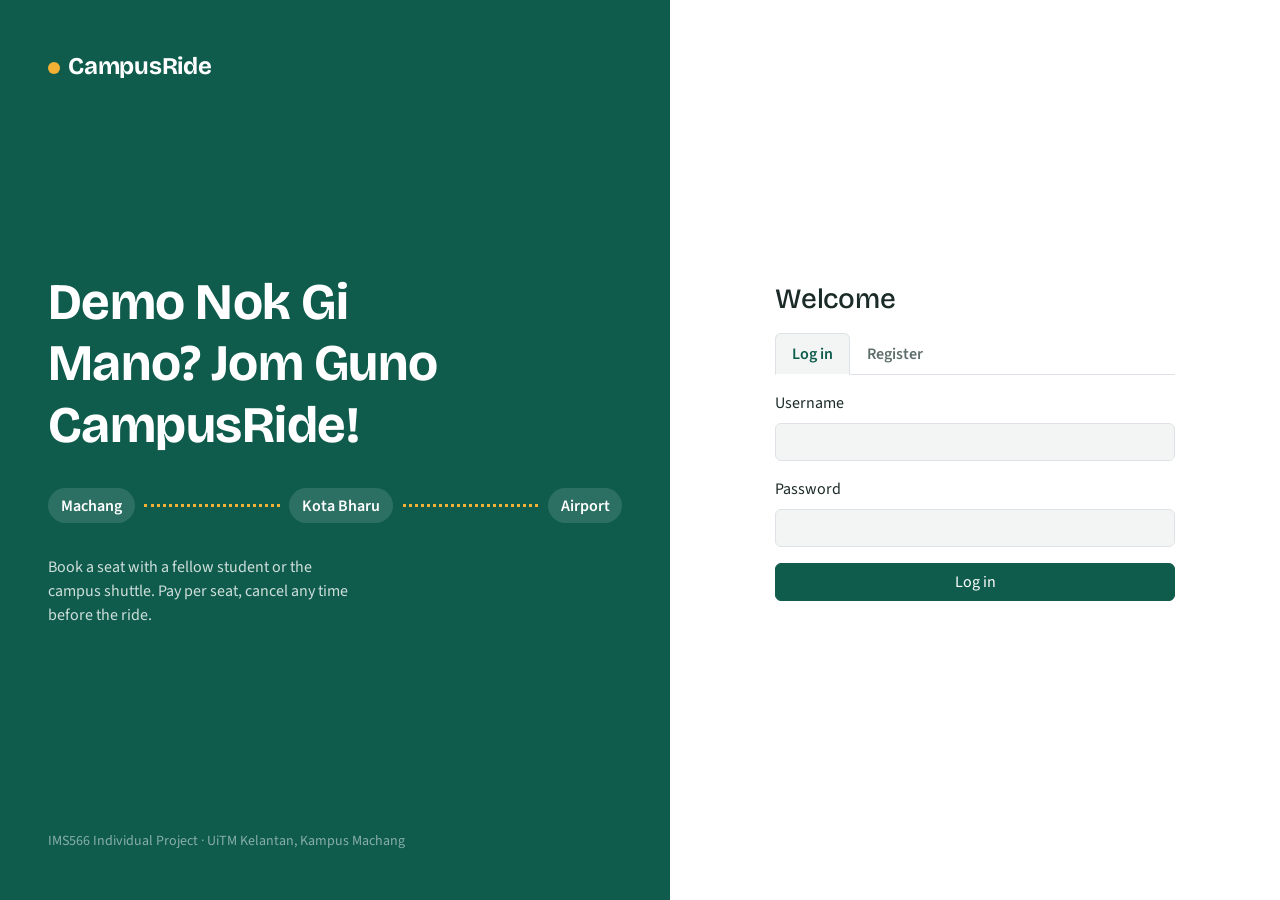
<file: index.html>
<!DOCTYPE html>
<html lang="en">
<head>
  <meta charset="UTF-8">
  <meta name="viewport" content="width=device-width, initial-scale=1">
  <meta name="description" content="CampusRide - log in to book student rides from UiTM Kampus Machang to town, Kota Bharu and the airport.">
  <meta name="author" content="IMS566 Student">
  <title>Log in | CampusRide Student Ride Booking</title>
  <link href="https://fonts.googleapis.com/css2?family=Bricolage+Grotesque:wght@600;700&family=Source+Sans+3:wght@400;600&display=swap" rel="stylesheet">
  <link href="https://cdn.jsdelivr.net/npm/bootstrap@5.3.3/dist/css/bootstrap.min.css" rel="stylesheet">
  <link href="css/style.css" rel="stylesheet">
</head>
<body>
  <main class="login-wrap">
    <!-- Brand panel -->
    <section class="login-side" aria-label="About CampusRide">
      <div class="brand-font fs-4 fw-bold"><span class="brand-dot d-inline-block rounded-circle me-2" style="width:12px;height:12px;background:var(--lantern)"></span>CampusRide</div>
      <div>
        <h1>Demo Nok Gi Mano? Jom Guno CampusRide!</h1>
        <div class="route-line" aria-hidden="true">
          <span class="stop">Machang</span><span class="dash"></span>
          <span class="stop">Kota Bharu</span><span class="dash"></span>
          <span class="stop">Airport</span>
        </div>
        <p>Book a seat with a fellow student or the campus shuttle. Pay per seat, cancel any time before the ride.</p>
      </div>
      <small class="text-white-50">IMS566 Individual Project &middot; UiTM Kelantan, Kampus Machang</small>
    </section>

    <!-- Form panel -->
    <section class="login-form-side">
      <div class="login-box">
        <h2 class="h3 mb-3">Welcome</h2>
        <ul class="nav nav-tabs mb-3" role="tablist">
          <li class="nav-item" role="presentation"><button class="nav-link active" data-bs-toggle="tab" data-bs-target="#tab-login" type="button" role="tab">Log in</button></li>
          <li class="nav-item" role="presentation"><button class="nav-link" data-bs-toggle="tab" data-bs-target="#tab-register" type="button" role="tab">Register</button></li>
        </ul>

        <div class="tab-content">
          <!-- Login -->
          <div class="tab-pane fade show active" id="tab-login" role="tabpanel">
            <div id="loginError" class="alert alert-danger d-none" role="alert"></div>
            <div id="regOk" class="alert alert-success d-none" role="status">Account created. Log in below.</div>
            <form id="loginForm" novalidate>
              <div class="mb-3">
                <label for="loginUser" class="form-label">Username</label>
                <input type="text" class="form-control" id="loginUser" autocomplete="username" required>
              </div>
              <div class="mb-3">
                <label for="loginPass" class="form-label">Password</label>
                <input type="password" class="form-control" id="loginPass" autocomplete="current-password" required>
              </div>
              <button class="btn btn-primary w-100 mb-3" type="submit">Log in</button>
            </form>
            
          </div>

          <!-- Register -->
          <div class="tab-pane fade" id="tab-register" role="tabpanel">
            <div id="regError" class="alert alert-danger d-none" role="alert"></div>
            <form id="regForm" novalidate>
              <div class="mb-3"><label for="regName" class="form-label">Full name</label><input type="text" class="form-control" id="regName" required></div>
              <div class="mb-3"><label for="regUser" class="form-label">Username</label><input type="text" class="form-control" id="regUser" autocomplete="username" required></div>
              <div class="mb-3"><label for="regPass" class="form-label">Password</label><input type="password" class="form-control" id="regPass" autocomplete="new-password" required></div>
              <button class="btn btn-primary w-100" type="submit">Create account</button>
            </form>
          </div>
        </div>
      </div>
    </section>
  </main>

  <script src="https://cdn.jsdelivr.net/npm/bootstrap@5.3.3/dist/js/bootstrap.bundle.min.js"></script>
  <script src="js/app.js"></script>
  <script>
    // Already logged in? Go straight to the dashboard.
    if (SRBS.user()) location.replace('dashboard.html');

    const show = (id, msg) => { const el = document.getElementById(id); el.textContent = msg; el.classList.remove('d-none'); };
    const hide = id => document.getElementById(id).classList.add('d-none');

    // Login submit
    document.getElementById('loginForm').addEventListener('submit', e => {
      e.preventDefault(); hide('loginError'); hide('regOk');
      const res = SRBS.login(document.getElementById('loginUser').value, document.getElementById('loginPass').value);
      if (res.ok) location.href = 'dashboard.html';
      else show('loginError', res.msg);
    });

    // Register submit (accounts are saved in the browser only)
    document.getElementById('regForm').addEventListener('submit', e => {
      e.preventDefault(); hide('regError');
      const res = SRBS.register(document.getElementById('regName').value, document.getElementById('regUser').value, document.getElementById('regPass').value);
      if (!res.ok) return show('regError', res.msg);
      e.target.reset();
      bootstrap.Tab.getOrCreateInstance(document.querySelector('[data-bs-target="#tab-login"]')).show();
      document.getElementById('regOk').classList.remove('d-none');
    });
  </script>
</body>
</html>
</file>
<file: css/style.css>
/* ==========================================================
   Student Ride Booking System - custom styles (on top of Bootstrap 5)
   Palette: Pine #0F5C4D | Lantern #F2B134 | Mist #F2F5F3 | Ink #1B2B28
   ========================================================== */
:root {
  --pine: #0F5C4D;
  --pine-dark: #0A3F35;
  --lantern: #F2B134;
  --mist: #F2F5F3;
  --ink: #1B2B28;
  --muted: #5F706C;
  --line: #DDE5E1;
  --bs-primary: var(--pine);
  --bs-primary-rgb: 15, 92, 77;
  --bs-body-font-family: 'Source Sans 3', system-ui, sans-serif;
  --bs-body-color: var(--ink);
  --bs-body-bg: var(--mist);
}
h1, h2, h3, h4, h5, .brand-font { font-family: 'Bricolage Grotesque', 'Source Sans 3', sans-serif; letter-spacing: -.01em; }
.btn-primary { --bs-btn-bg: var(--pine); --bs-btn-border-color: var(--pine); --bs-btn-hover-bg: var(--pine-dark); --bs-btn-hover-border-color: var(--pine-dark); --bs-btn-active-bg: var(--pine-dark); }
.btn-lantern { background: var(--lantern); border-color: var(--lantern); color: var(--ink); font-weight: 600; }
.btn-lantern:hover { background: #e4a21f; border-color: #e4a21f; color: var(--ink); }
:focus-visible { outline: 3px solid var(--lantern); outline-offset: 2px; }

/* ---------- Navigation ---------- */
.app-nav { background: var(--pine); }
.app-nav .navbar-brand { font-family: 'Bricolage Grotesque', sans-serif; font-weight: 700; color: #fff; }
.app-nav .brand-dot { display: inline-block; width: 12px; height: 12px; border-radius: 50%; background: var(--lantern); margin-right: 8px; }
.app-nav .nav-link { color: rgba(255,255,255,.78); font-weight: 500; }
.app-nav .nav-link:hover { color: #fff; }
.app-nav .nav-link.active { color: #fff; box-shadow: inset 0 -3px 0 var(--lantern); }

/* ---------- Layout ---------- */
.page-head { padding: 2rem 0 1.25rem; }
.page-head h1 { font-size: clamp(1.6rem, 3vw, 2.2rem); font-weight: 700; margin: 0; }
.page-head p { color: var(--muted); margin: .25rem 0 0; }
.panel { background: #fff; border: 1px solid var(--line); border-radius: 10px; padding: 1.25rem; height: 100%; }
.panel h2 { font-size: 1.1rem; font-weight: 600; margin-bottom: 1rem; }
.stat { border-left: 5px solid var(--pine); }
.stat.alt { border-left-color: var(--lantern); }
.stat .num { font-family: 'Bricolage Grotesque', sans-serif; font-size: 1.9rem; font-weight: 700; line-height: 1.1; }
.stat .lbl { color: var(--muted); font-size: .92rem; }
.chart-box { position: relative; height: 280px; }

/* ---------- Tables ---------- */
.table { --bs-table-bg: transparent; margin: 0; }
.table thead th { font-size: .85rem; color: var(--muted); font-weight: 600; border-bottom: 2px solid var(--line); white-space: nowrap; }
.table td { vertical-align: middle; }
.route { font-weight: 600; }
.route small { display: block; color: var(--muted); font-weight: 400; }
.badge-status { font-weight: 600; padding: .4em .7em; border-radius: 20px; }
.st-Confirmed { background: #DDF1E8; color: #0A5A3A; }
.st-Completed { background: #E4E8EC; color: #3A4650; }
.st-Cancelled { background: #F8DEDC; color: #8A2A22; }

/* ---------- Driver cards ---------- */
.driver-card { display: flex; gap: 1rem; align-items: flex-start; }
.avatar { flex: 0 0 52px; height: 52px; border-radius: 50%; background: var(--pine); color: #fff; display: grid; place-items: center; font-family: 'Bricolage Grotesque', sans-serif; font-weight: 700; font-size: 1.1rem; }
.rating { color: #B67A00; font-weight: 600; }

/* ---------- Login page ---------- */
.login-wrap { min-height: 100vh; display: grid; grid-template-columns: 1.1fr 1fr; }
.login-side { background: var(--pine); color: #fff; padding: 3rem; display: flex; flex-direction: column; justify-content: space-between; position: relative; overflow: hidden; }
.login-side h1 { font-size: clamp(2rem, 4vw, 3.2rem); font-weight: 700; max-width: 14ch; }
.login-side p { max-width: 38ch; color: rgba(255,255,255,.8); }
.route-line { display: flex; align-items: center; gap: .6rem; margin: 2rem 0; font-weight: 600; flex-wrap: wrap; }
.route-line .stop { background: rgba(255,255,255,.12); padding: .35rem .8rem; border-radius: 20px; }
.route-line .dash { flex: 1; min-width: 30px; border-top: 3px dotted var(--lantern); }
.login-form-side { display: grid; place-items: center; padding: 2rem 1.25rem; background: #fff; }
.login-box { width: 100%; max-width: 400px; }
.nav-tabs .nav-link { color: var(--muted); font-weight: 600; }
.nav-tabs .nav-link.active { color: var(--pine); border-bottom-color: #fff; }
.hint { background: var(--mist); border-left: 4px solid var(--lantern); padding: .6rem .8rem; font-size: .9rem; border-radius: 4px; }

/* ---------- Footer ---------- */
.app-footer { background: var(--pine-dark); color: rgba(255,255,255,.78); margin-top: 3rem; padding: 2.5rem 0 1.5rem; font-size: .93rem; }
.app-footer h3 { color: #fff; font-size: 1rem; }
.app-footer a { color: rgba(255,255,255,.78); text-decoration: none; }
.app-footer a:hover { color: var(--lantern); }
.app-footer ul { list-style: none; padding: 0; margin: 0; }
.app-footer li { margin-bottom: .3rem; }

@media (max-width: 860px) {
  .login-wrap { grid-template-columns: 1fr; }
  .login-side { padding: 2rem 1.5rem; }
  .route-line { margin: 1.2rem 0; }
}
@media (prefers-reduced-motion: reduce) { * { transition: none !important; } }
</file>
